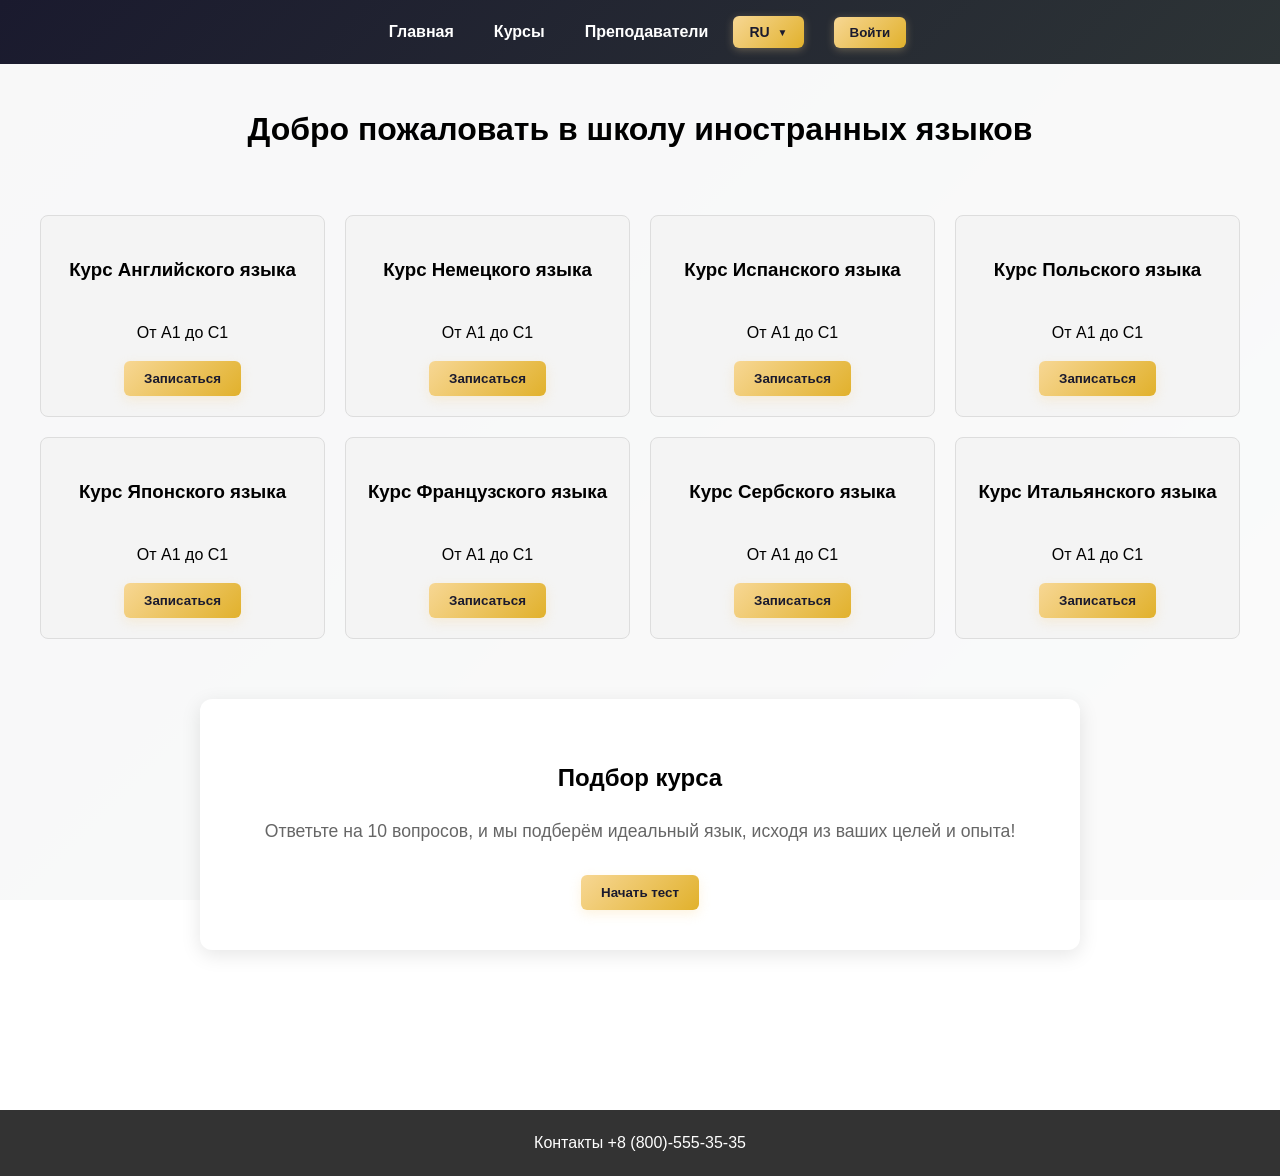
<file: index.html>
<!DOCTYPE html>
<html lang="ru">
<head>
    <meta charset="UTF-8">
    <title data-lang-key="main">Главная</title>
    <link rel="stylesheet" href="styles/style.css">
</head>
<body>
    <div class="page-content">
    <!-- подключение js с языками главной страницы -Бодя -->
    <script src="lang.js"></script>
    <script src="quiz.js" defer></script>
    <header>   
            <a href="index.html" data-lang-key="main">Главная</a>
            <a href="courses.html" data-lang-key="courses">Курсы</a>
            <a href="teachers.html" data-lang-key="teach">Преподаватели</a>
            
            <!-- Выпадающий список языков -->
            <div class="lang-dropdown" id="langDropdown">
                <button class="lang-dropdown-btn" onclick="toggleLangDropdown()">
                    <span id="currentLang">RU</span>
                </button>
                <div class="lang-dropdown-menu">
                    <button onclick="changeLanguage('ru')" class="lang-option active" data-lang="ru">Русский</button>
                    <button onclick="changeLanguage('en')" class="lang-option" data-lang="en">English</button>
                    <button onclick="changeLanguage('lv')" class="lang-option" data-lang="lv">Latviešu</button>
                </div>
            </div>
    </header>
    <!-- далее идёт добавление атрибута data-lang-key к каждому блоку и строке -Бодя -->
    <div>
        <h1 data-lang-key="title">Добро пожаловать в школу иностранных языков</h1>
    </div>
    <main>
        <div class="main-courses">  
            <div class="course">
                <h3 data-lang-key="eng">Курс Английского языка</h3>
                <p data-lang-key="level">От A1 до С1</p>
                <button class="course-button" data-lang-key="course_but">Записаться</button>
            </div>
            <div class="course">
                <h3 data-lang-key="ger">Курс Немецкого языка</h3>
                <p data-lang-key="level">От A1 до С1</p>
                <button class="course-button" data-lang-key="course_but">Записаться</button>
            </div>
            <div class="course">
                <h3 data-lang-key="spa">Курс Испанского языка</h3>
                <p data-lang-key="level">От A1 до С1</p>
                <button class="course-button" data-lang-key="course_but">Записаться</button>
            </div>
            <div class="course">
                <h3 data-lang-key="pol">Курс Польского языка</h3>
                <p data-lang-key="level">От A1 до С1</p>
                <button class="course-button" data-lang-key="course_but">Записаться</button>
            </div>
        </div>
        <div class="main-courses">
            <div class="course">
                <h3 data-lang-key="jap">Курс Японского языка</h3>
                <p data-lang-key="level">От A1 до С1</p>
                <button class="course-button" data-lang-key="course_but">Записаться</button>
            </div>
            <div class="course">
                <h3 data-lang-key="fra">Курс Французского языка</h3>
                <p data-lang-key="level">От A1 до С1</p>
                <button class="course-button" data-lang-key="course_but">Записаться</button>
            </div>
            <div class="course">
                <h3 data-lang-key="ser">Курс Сербского языка</h3>
                <p data-lang-key="level">От A1 до С1</p>
                <button class="course-button" data-lang-key="course_but">Записаться</button>
            </div>
            <div class="course">
                <h3 data-lang-key="ita">Курс Итальянского языка</h3>
                <p data-lang-key="level">От A1 до С1</p>
                <button class="course-button" data-lang-key="course_but">Записаться</button>
            </div>
        </div>

        <section id="quiz-section" class="quiz-container">
            <h2 data-lang-key="quiz_sec">Подбор курса</h2>
            <p class="quiz-subtitle" data-lang-key="main_quiz">Ответьте на 10 вопросов, и мы подберём идеальный язык, исходя из ваших целей и опыта!</p>

            <div id="quiz-start" class="quiz-screen active">
                <button id="start-quiz-btn" class="test-button" data-lang-key="begin">Начать тест</button>
            </div>

            <div id="quiz-content" class="quiz-screen">
                <div class="quiz-progress">
                <div class="progress-bar" id="progress-bar"></div>
                </div>
                <p class="question-counter">Вопрос <span id="current-q">1</span> из 10</p>
                <h3 id="question-text" class="question-text"></h3>
                <div id="options-container" class="options-grid"></div>
                <button id="next-btn" class="test-button" disabled>Далее</button>
            </div>

            <div id="quiz-result" class="quiz-screen">
                <h3>Ваш идеальный курс:</h3>
                <div id="result-card" class="result-card">
                <h2 id="result-lang"></h2>
                <p id="result-desc"></p>
                <button id="result-register-btn" class="course-button">Записаться на курс</button>
                </div>
                <button id="restart-quiz-btn" class="course-button" style="margin-top: 15px; background: #eee; color: #333;">Пройти заново</button>
            </div>
        </section>
    </main>
    
    </div>
    <footer data-lang-key="contact">
        Контакты +8 (800)-555-35-35
    </footer>
    <!-- Модальное окно авторизации/регистрации -->
    <div id="authModal" class="modal-overlay" onclick="handleModalClick(event)">
        <div class="modal-window">
            <button class="modal-close" onclick="closeAuthModal()">&times;</button>
            <h2 id="modalTitle">Вход</h2>
            
            <!-- Форма входа -->
            <form id="loginForm" class="auth-form" onsubmit="handleLogin(event)">
                <input type="email" id="loginEmail" placeholder="Email" required>
                <input type="password" id="loginPassword" placeholder="Пароль" required>
                <button type="submit" data-lang-key="log_in">Войти</button>
                <div id="errorMessage" class="error-message"></div>
                <div id="successMessage" class="success-message"></div>
            </form>
            
            <!-- Форма регистрации -->
            <form id="registerForm" class="auth-form" style="display: none;" onsubmit="handleRegister(event)">
                <input type="text" id="registerName" placeholder="Ваше имя" required>
                <input type="email" id="registerEmail" placeholder="Email" required>
                <input type="password" id="registerPassword" placeholder="Пароль (мин. 6 символов)" required>
                <input type="password" id="registerConfirmPassword" placeholder="Подтвердите пароль" required>
                <button type="submit" data-lang-key="reg">Зарегистрироваться</button>
                <div id="errorMessage" class="error-message"></div>
                <div id="successMessage" class="success-message"></div>
            </form>
            
            <!-- Информация о пользователе -->
            <div id="userInfo" class="user-info">
                <p><strong>Вы вошли как:</strong></p>
                <p id="userName"></p>
                <p id="userEmail" style="color: #666; font-size: 14px;"></p>
                <button class="logout-btn" onclick="handleLogout()" data-lang-key="log_out">Выйти</button>
            </div>
            
            <!-- Переключатель между входом и регистрацией -->
            <div class="auth-toggle" id="authToggle">
                <span id="toggleText" data-lang-key="no_acc">Нет аккаунта?</span>
                <a id="toggleLink" onclick="showRegister()" data-lang-key="reg">Зарегистрироваться</a>
            </div>
        </div>
    </div>
    
    <!-- Подключение скриптов авторизации -->
    <script src="auth.js"></script>
    <script src="modal.js"></script>
</body>
</html>
</file>
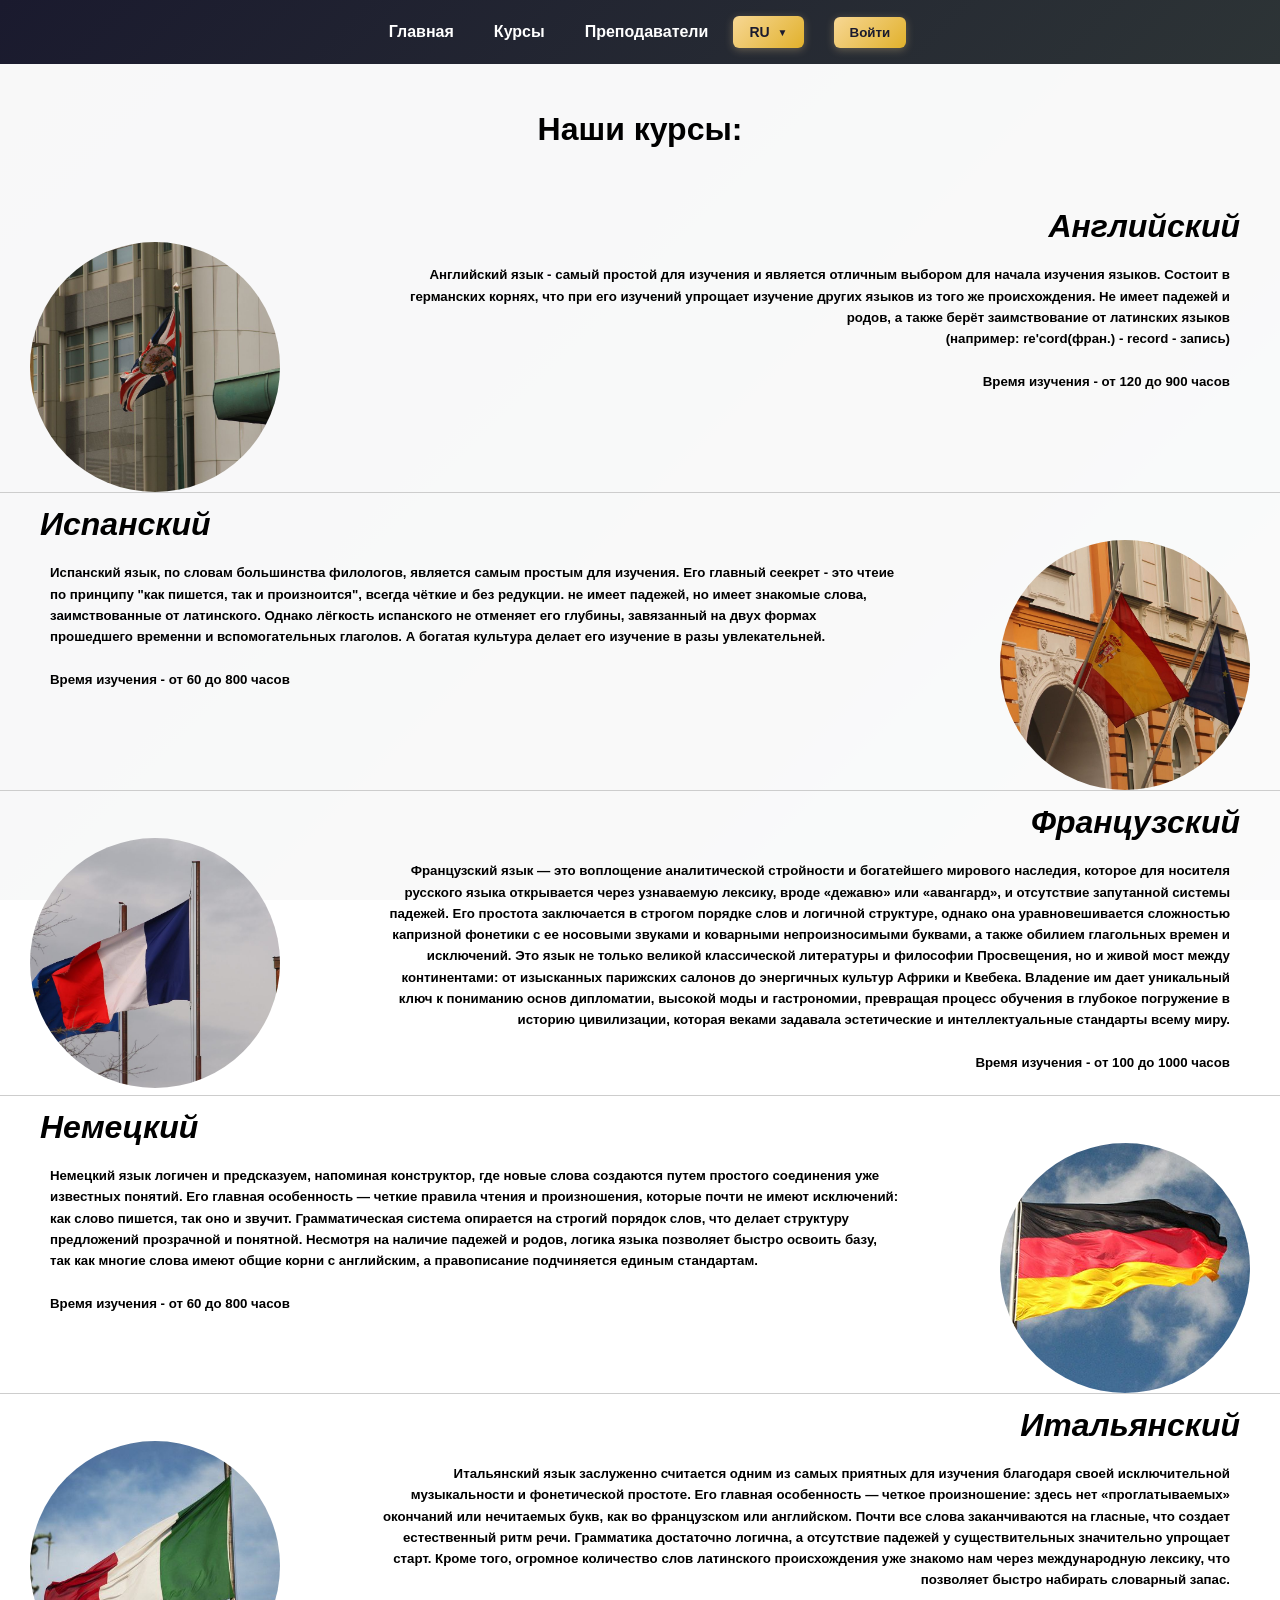
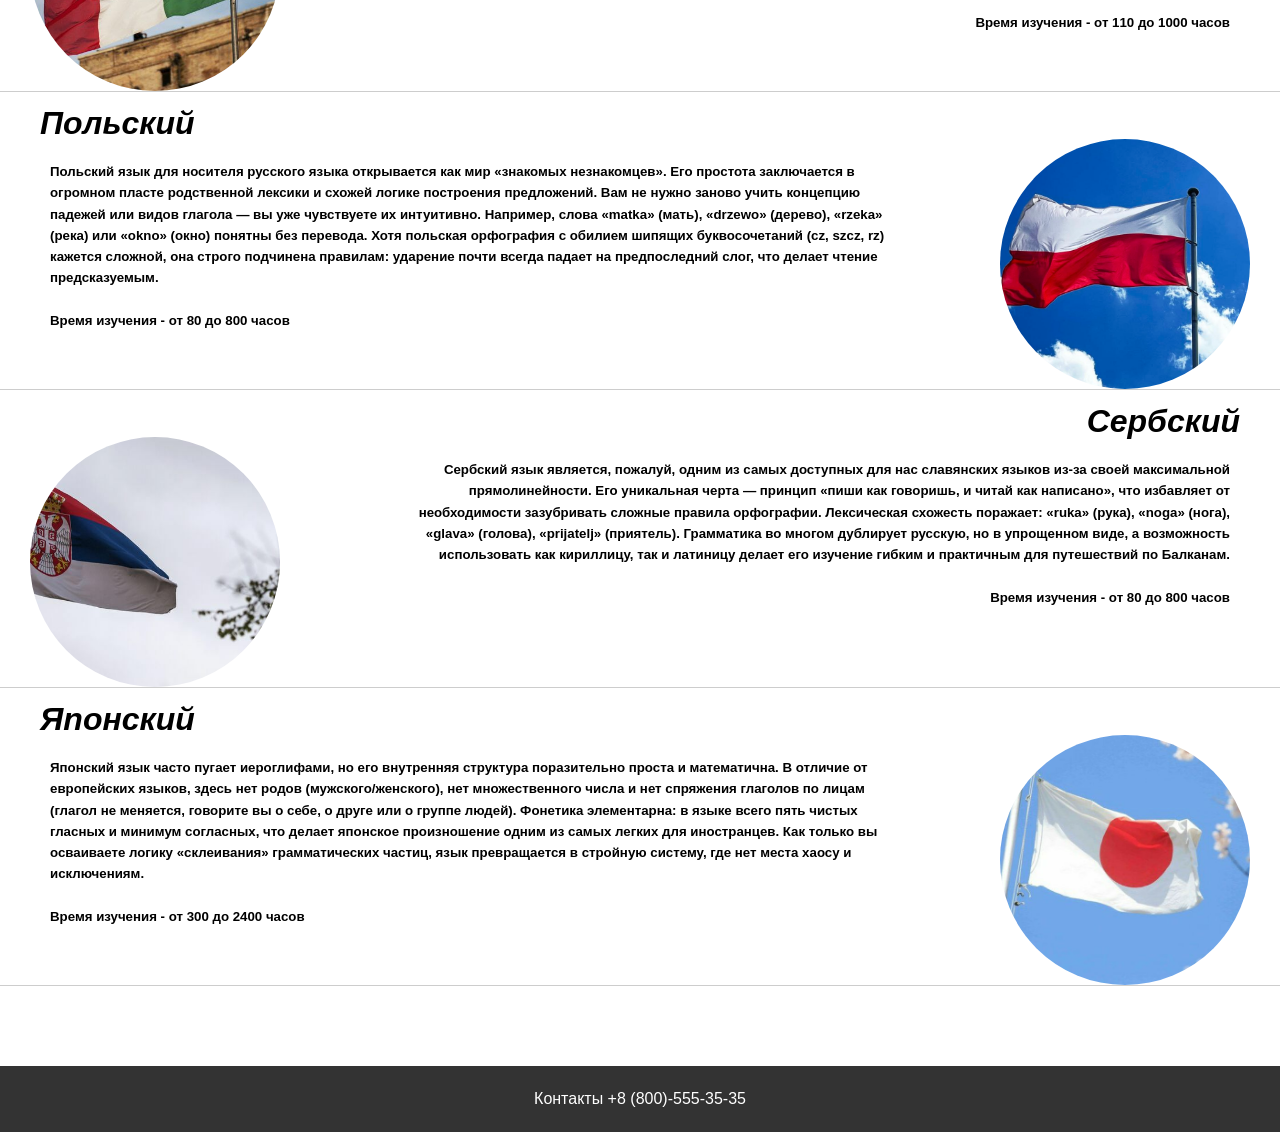
<file: courses.html>
<!DOCTYPE html>
<html lang="en">
<head>
    <meta charset="UTF-8">
    <title data-lang-key="courses">Курсы</title>
    <link rel="stylesheet" href="styles/style.css">
</head>
<body>
    <div class="page-content">
    <script src="lang.js"></script>
    <header>
            <a href="index.html" data-lang-key="main">Главная</a>
            <a href="courses.html" data-lang-key="courses">Курсы</a>
            <a href="teachers.html" data-lang-key="teach">Преподаватели</a>
            
            <!-- Выпадающий список языков -->
            <div class="lang-dropdown" id="langDropdown">
                <button class="lang-dropdown-btn" onclick="toggleLangDropdown()">
                    <span id="currentLang">RU</span>
                </button>
                <div class="lang-dropdown-menu">
                    <button onclick="changeLanguage('ru')" class="lang-option active" data-lang="ru">Русский</button>
                    <button onclick="changeLanguage('en')" class="lang-option" data-lang="en">English</button>
                    <button onclick="changeLanguage('lv')" class="lang-option" data-lang="lv">Latviešu</button>
                </div>
            </div>
    </header>
    <div class="mainCourse">
        <h1 data-lang-key="our_course">Наши курсы:</h1>

        <div class="course-lang">
            <p class="eng-para" data-lang-key="eng_c">Английский</p>
            <div class="r-img-flag">
                <img src="styles/britain-flag.jpg">
                <h5>Английский язык - самый простой для изучения и является отличным выбором для начала изучения языков. Состоит в германских корнях, что при его изучений упрощает изучение других языков из того же происхождения. Не имеет падежей и родов, а также берёт заимствование от латинских языков<br>(например: re'cord(фран.) - record - запись) 
                    <br><br>Время изучения - от 120 до 900 часов
                </h5>
            </div>
        </div>

        <div class="course-lang">
            <p class="span-para" data-lang-key="spa_c">Испанский</p>
            <div class="l-img-flag">
                <h5>Испанский язык, по словам большинства филологов, является самым простым для изучения. Его главный сеекрет - это чтеие по принципу "как пишется, так и произноится", всегда чёткие и без редукции. не имеет падежей, но имеет знакомые слова, заимствованные от латинского. Однако лёгкость испанского не отменяет его глубины, завязанный на двух формах прошедшего временни и вспомогательных глаголов. А богатая культура делает его изучение в разы увлекательней.
                    <br><br> Время изучения - от 60 до 800 часов 
                </h5>
                <img src="styles/spain-flag.jpg">
            </div>
        </div>

        <div class="course-lang">
            <p class="eng-para" data-lang-key="fra_c">Французский</p>
            <div class="r-img-flag">
                <img src="styles/french-flag.jpg">
                <h5>Французский язык — это воплощение аналитической стройности и богатейшего мирового наследия, которое для носителя русского языка открывается через узнаваемую лексику, вроде «дежавю» или «авангард», и отсутствие запутанной системы падежей. Его простота заключается в строгом порядке слов и логичной структуре, однако она уравновешивается сложностью капризной фонетики с ее носовыми звуками и коварными непроизносимыми буквами, а также обилием глагольных времен и исключений. Это язык не только великой классической литературы и философии Просвещения, но и живой мост между континентами: от изысканных парижских салонов до энергичных культур Африки и Квебека. Владение им дает уникальный ключ к пониманию основ дипломатии, высокой моды и гастрономии, превращая процесс обучения в глубокое погружение в историю цивилизации, которая веками задавала эстетические и интеллектуальные стандарты всему миру.
                    <br><br>Время изучения - от 100 до 1000 часов
                </h5>
            </div>
        </div>
<!-- добавленны фото и описание -Бодя -->
                <div class="course-lang">
            <p class="span-para" data-lang-key="ger_c">Немецкий</p>
            <div class="l-img-flag">
                <h5>Немецкий язык логичен и предсказуем, напоминая конструктор, где новые слова создаются путем простого соединения уже известных понятий. Его главная особенность — четкие правила чтения и произношения, которые почти не имеют исключений: как слово пишется, так оно и звучит. Грамматическая система опирается на строгий порядок слов, что делает структуру предложений прозрачной и понятной. Несмотря на наличие падежей и родов, логика языка позволяет быстро освоить базу, так как многие слова имеют общие корни с английским, а правописание подчиняется единым стандартам.
                    <br><br> Время изучения - от 60 до 800 часов 
                </h5>
                <img src="styles/german-flag.jpg">
            </div>
        </div>

        <div class="course-lang">
            <p class="eng-para" data-lang-key="ita_c">Итальянский</p>
            <div class="r-img-flag">
                <img src="styles/italian-flag.jpg">
                <h5>Итальянский язык заслуженно считается одним из самых приятных для изучения благодаря своей исключительной музыкальности и фонетической простоте. Его главная особенность — четкое произношение: здесь нет «проглатываемых» окончаний или нечитаемых букв, как во французском или английском. Почти все слова заканчиваются на гласные, что создает естественный ритм речи. Грамматика достаточно логична, а отсутствие падежей у существительных значительно упрощает старт. Кроме того, огромное количество слов латинского происхождения уже знакомо нам через международную лексику, что позволяет быстро набирать словарный запас.
                    <br><br>Время изучения - от 110 до 1000 часов
                </h5>
            </div>
        </div>
                </div>

                <div class="course-lang">
            <p class="span-para" data-lang-key="pol_c">Польский</p>
            <div class="l-img-flag">
                <h5>Польский язык для носителя русского языка открывается как мир «знакомых незнакомцев». Его простота заключается в огромном пласте родственной лексики и схожей логике построения предложений. Вам не нужно заново учить концепцию падежей или видов глагола — вы уже чувствуете их интуитивно. Например, слова «matka» (мать), «drzewo» (дерево), «rzeka» (река) или «okno» (окно) понятны без перевода. Хотя польская орфография с обилием шипящих буквосочетаний (cz, szcz, rz) кажется сложной, она строго подчинена правилам: ударение почти всегда падает на предпоследний слог, что делает чтение предсказуемым.
                    <br><br> Время изучения - от 80 до 800 часов 
                </h5>
                <img src="styles/polish-flag.jpg">
            </div>
        </div>

                <div class="course-lang">
            <p class="eng-para" data-lang-key="ser_c">Сербский</p>
            <div class="r-img-flag">
                <img src="styles/serbian-flag.jpg">
                <h5>Сербский язык является, пожалуй, одним из самых доступных для нас славянских языков из-за своей максимальной прямолинейности. Его уникальная черта — принцип «пиши как говоришь, и читай как написано», что избавляет от необходимости зазубривать сложные правила орфографии. Лексическая схожесть поражает: «ruka» (рука), «noga» (нога), «glava» (голова), «prijatelj» (приятель). Грамматика во многом дублирует русскую, но в упрощенном виде, а возможность использовать как кириллицу, так и латиницу делает его изучение гибким и практичным для путешествий по Балканам.
                    <br><br>Время изучения - от 80 до 800 часов
                </h5>
            </div>
        </div>

        <div class="course-lang">
            <p class="span-para" data-lang-key="jap_c">Японский</p>
            <div class="l-img-flag">
                <h5>Японский язык часто пугает иероглифами, но его внутренняя структура поразительно проста и математична. В отличие от европейских языков, здесь нет родов (мужского/женского), нет множественного числа и нет спряжения глаголов по лицам (глагол не меняется, говорите вы о себе, о друге или о группе людей). Фонетика элементарна: в языке всего пять чистых гласных и минимум согласных, что делает японское произношение одним из самых легких для иностранцев. Как только вы осваиваете логику «склеивания» грамматических частиц, язык превращается в стройную систему, где нет места хаосу и исключениям.
                    <br><br> Время изучения - от 300 до 2400 часов 
                </h5>
                <img src="styles/japan-flag.jpg">
            </div>
        </div>
    </div>

    <footer data-lang-key="contact">
        Контакты +8 (800)-555-35-35
    </footer>
    </div>
    
    <!-- Модальное окно авторизации/регистрации -->
    <div id="authModal" class="modal-overlay" onclick="handleModalClick(event)">
        <div class="modal-window">
            <button class="modal-close" onclick="closeAuthModal()">&times;</button>
            <h2 id="modalTitle">Вход</h2>
            
            <!-- Форма входа -->
            <form id="loginForm" class="auth-form" onsubmit="handleLogin(event)">
                <input type="email" id="loginEmail" placeholder="Email" required>
                <input type="password" id="loginPassword" placeholder="Пароль" required>
                <button type="submit" data-lang-key="log_in">Войти</button>
                <div id="errorMessage" class="error-message"></div>
                <div id="successMessage" class="success-message"></div>
            </form>
            
            <!-- Форма регистрации -->
            <form id="registerForm" class="auth-form" style="display: none;" onsubmit="handleRegister(event)">
                <input type="text" id="registerName" placeholder="Ваше имя" required>
                <input type="email" id="registerEmail" placeholder="Email" required>
                <input type="password" id="registerPassword" placeholder="Пароль (мин. 6 символов)" required>
                <input type="password" id="registerConfirmPassword" placeholder="Подтвердите пароль" required>
                <button type="submit" data-lang-key="reg">Зарегистрироваться</button>
                <div id="errorMessage" class="error-message"></div>
                <div id="successMessage" class="success-message"></div>
            </form>
            
            <!-- Информация о пользователе -->
            <div id="userInfo" class="user-info">
                <p><strong>Вы вошли как:</strong></p>
                <p id="userName"></p>
                <p id="userEmail" style="color: #666; font-size: 14px;"></p>
                <button class="logout-btn" onclick="handleLogout()">Выйти</button>
            </div>
            
            <!-- Переключатель между входом и регистрацией -->
            <div class="auth-toggle" id="authToggle">
                <span id="toggleText" data-lang-key="no_acc">Нет аккаунта?</span>
                <a id="toggleLink" onclick="showRegister()" data-lang-key="reg">Зарегистрироваться</a>
            </div>
        </div>
    </div>
    
    <!-- Подключение скриптов авторизации -->
    <script src="auth.js"></script>
    <script src="modal.js"></script>
</body>
</html>
</file>
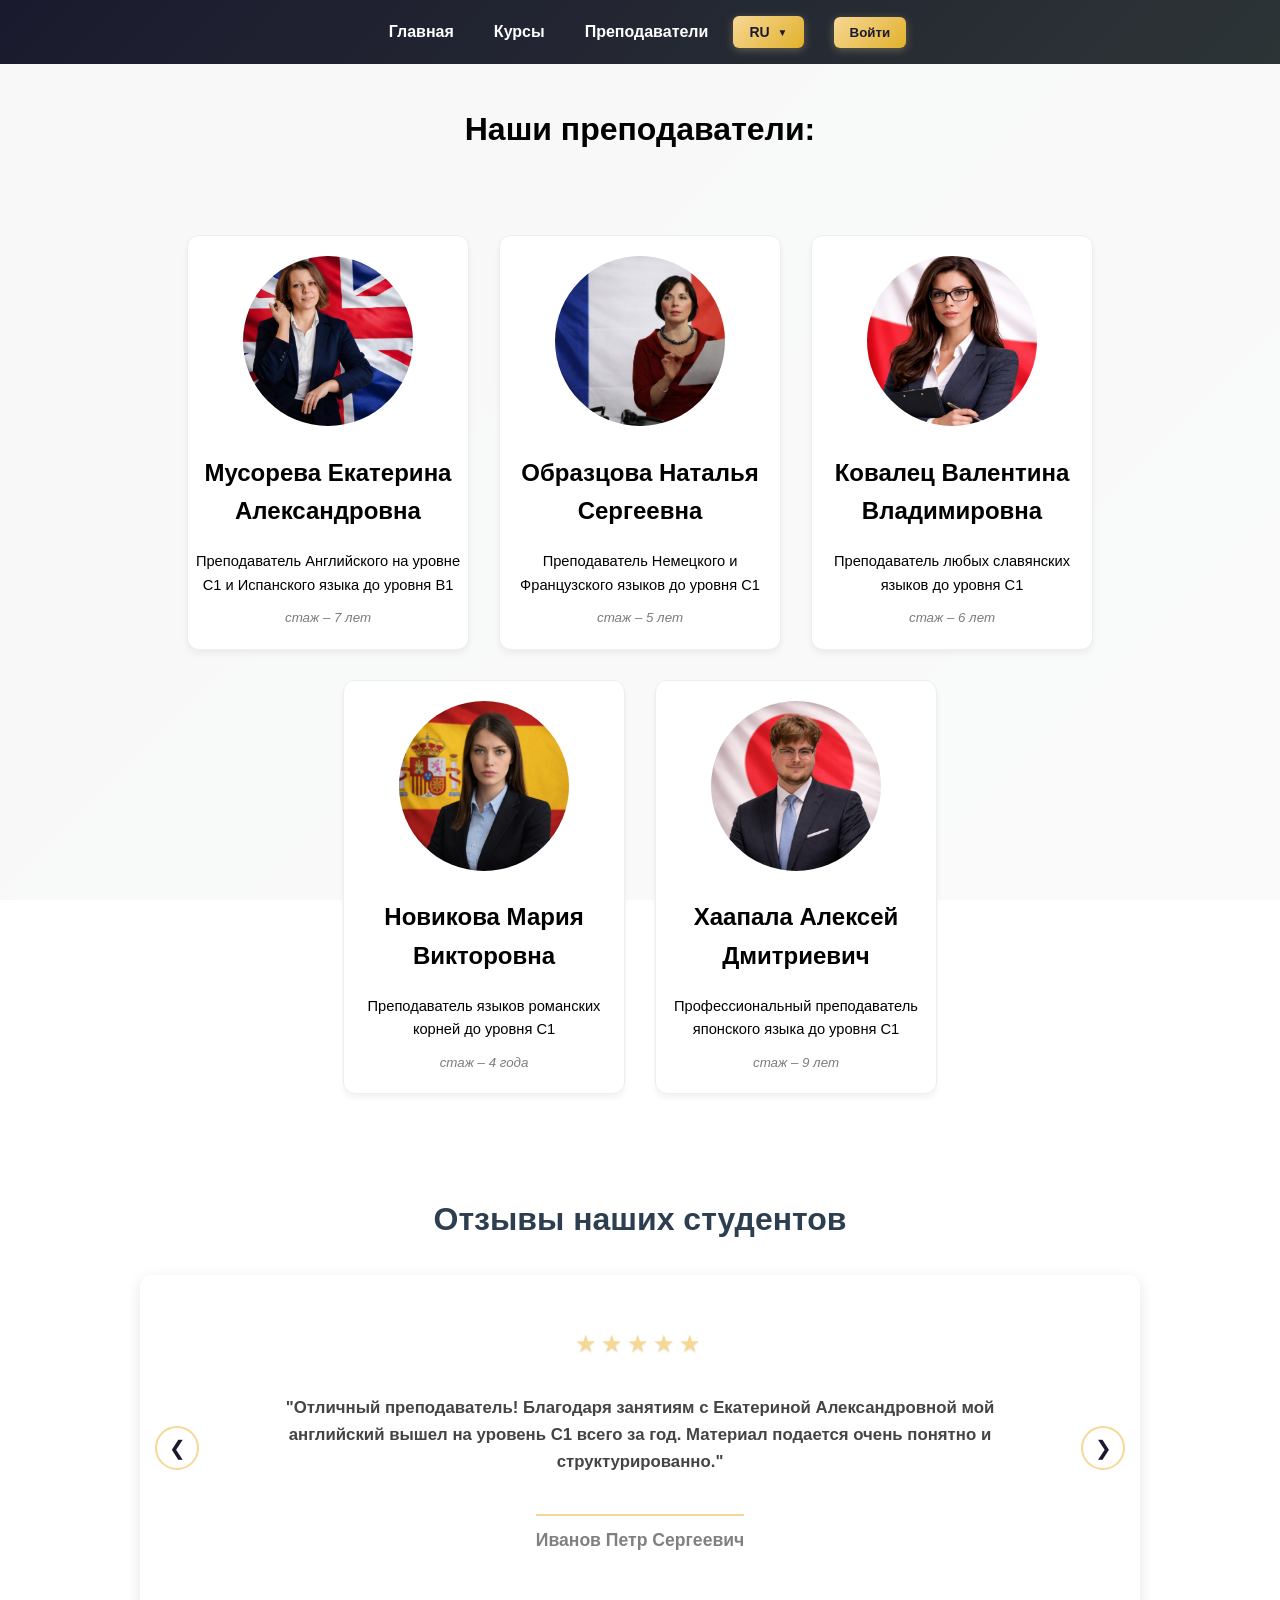
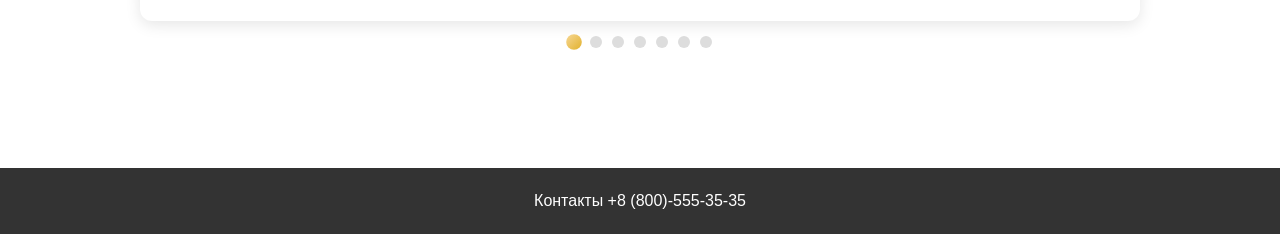
<file: teachers.html>
<!DOCTYPE html>
<html lang="en">
<head>
    <meta charset="UTF-8">
    <title data-lang-key="teach">Преподаватели</title>
    <link rel="stylesheet" href="styles/style.css">
</head>
<body>
    <div class="page-content">
    <script src="lang.js"></script>
    <script src="slider.js"></script>
    <header>
            <a href="index.html" data-lang-key="main">Главная</a>
            <a href="courses.html" data-lang-key="courses">Курсы</a>
            <a href="teachers.html" data-lang-key="teach">Преподаватели</a>
            
            <!-- Выпадающий список языков -->
            <div class="lang-dropdown" id="langDropdown">
                <button class="lang-dropdown-btn" onclick="toggleLangDropdown()">
                    <span id="currentLang">RU</span>
                </button>
                <div class="lang-dropdown-menu">
                    <button onclick="changeLanguage('ru')" class="lang-option active" data-lang="ru">Русский</button>
                    <button onclick="changeLanguage('en')" class="lang-option" data-lang="en">English</button>
                    <button onclick="changeLanguage('lv')" class="lang-option" data-lang="lv">Latviešu</button>
                </div>
            </div>
    </header>
    <div>
        <h1 data-lang-key="our_teach">Наши преподаватели:</h1>
    </div>
    <main>
        <div class="course-teachers">
            <!-- карточки с учителями -Бодя -->
           <div class="teacher">
                <div class="teacher-photo">    
                    <img src="styles/teach1.jpg">
                </div>
                <h2 data-lang-key="teach1">Musoreva Yekaterina Alexandrova</h2>
                <div class="bio" data-lang-key="bio1">
                    <span>Преподаватель Английского на уровне С1 и Испанского языка до уровня В1</span>
                </div>
                <div class="add-bio">
                    <span>стаж – 7 лет</span>
                </div>
            </div>

            <div class="teacher">
                <div class="teacher-photo">    
                    <img src="styles/teach2.jpg">
                </div>
                <h2 data-lang-key="teach2">Obrazcova Natalia Sergeevna</h2>
                <div class="bio">
                    <span class="bio" data-lang-key="bio2">Преподаватель Немецкого и Французского языков до уровня С1</span>
                </div>
                <div class="add-bio">
                    <span>стаж – 5 лет</span>
                </div>
            </div>

            <div class="teacher">
                <div class="teacher-photo">    
                    <img src="styles/teach3.png">
                </div>
                <h2 data-lang-key="teach3">Kovalec Valentina Vladimirovna</h2>
                <div class="bio">
                    <span class="bio" data-lang-key="bio3">Преподаватель любых славянских языков до уровня С1</span>
                </div>
                <div class="add-bio">
                    <span>стаж – 6 лет</span>
                </div>
            </div>
            
            <div class="teacher">
                <div class="teacher-photo">    
                    <img src="styles/teach4.png">
                </div>
                <h2 data-lang-key="teach4">Novak Maria Viktorovna</h2>
                <div class="bio">
                    <span class="bio" data-lang-key="bio4">Преподаватель языков романских корней до уровня С1</span>
                </div>
                <div class="add-bio">
                    <span>стаж – 4 года</span>
                </div>
            </div>
            <div class="teacher">
                <div class="teacher-photo">    
                    <img src="styles/teach5.png">
                </div>
                <h2 data-lang-key="teach5">Haapala Alexey Dmitrievich</h2>
                <div class="bio">
                    <span class="bio" data-lang-key="bio5">Профессиональный преподаватель японского языка до уровня С1</span>
                </div>
                <div class="add-bio">
                    <span>стаж – 9 лет</span>
                </div>
            </div>
    </main>
    
    <section class="reviews-section">
    <h2 data-lang-key="rate">Отзывы наших студентов</h2>
    <div class="slider-container">
        <button class="slider-btn prev-btn" aria-label="Предыдущий отзыв">&#10094;</button>
        <div class="slider-track">
            <!-- Отзыв 1 -->
            <div class="review-card">
                <div class="stars">★★★★★</div>
                <p class="review-text">"Отличный преподаватель! Благодаря занятиям с Екатериной Александровной мой английский вышел на уровень C1 всего за год. Материал подается очень понятно и структурированно."</p>
                <p class="review-author">Иванов Петр Сергеевич</p>
            </div>
            <!-- Отзыв 2 -->
            <div class="review-card">
                <div class="stars">★★★★☆</div>
                <p class="review-text">"Занимаюсь испанским у Натальи Сергеевны. Очень нравится атмосфера на уроках, много разговорной практики. Рекомендую всем, кто хочет быстро заговорить!"</p>
                <p class="review-author">Смирнова Анна Игоревна</p>
            </div>
            <!-- Отзыв 3 -->
            <div class="review-card">
                <div class="stars">★★★★★</div>
                <p class="review-text">"Vācu valodas skolotājs ir vienkārši brīnišķīgs. Personalizēta uzmanība, elastīgs grafiks un pastāvīgs atbalsts. Es nokārtoju B2 eksāmenu astoņos mēnešos."</p>
                <p class="review-author">Kuzņecovs Jānis Aleksejevič</p>
            </div>
            <!-- Отзыв 4 -->
            <div class="review-card">
                <div class="stars">★★★★★</div>
                <p class="review-text">"I studied Polish with Valentina Vladimirovna. She's a very professional and patient teacher. The grammar finally became clear, and my pronunciation improved dramatically."</p>
                <p class="review-author">Emily Parker</p>
            </div>
            <!-- Отзыв 5 -->
            <div class="review-card">
                <div class="stars">★★★★☆</div>
                <p class="review-text">"Японский язык казался невозможным, но Алексей Дмитриевич разложил всё по полочкам. Теперь свободно читаю мангу и смотрю аниме без субтитров. Спасибо!"</p>
                <p class="review-author">Морозов Илья Викторович</p>
            </div>
            <!-- Отзыв 6 -->
            <div class="review-card">
                <div class="stars">★★★★★</div>
                <p class="review-text">"Проходила курс славянских языков. Преподаватель знает своё дело на все 100%. Удобный формат онлайн, интересные задания и мотивирующая подача материала."</p>
                <p class="review-author">Лебедева Ольга Николаевна</p>
            </div>
            <!-- Отзыв 7 -->
            <div class="review-card">
                <div class="stars">★★★★☆</div>
                <p class="review-text">"Занимался романскими языками. Очень доволен прогрессом! Уроки проходят в дружелюбной обстановке, много практики и полезных лайфхаков для запоминания."</p>
                <p class="review-author">Соколов Максим Андреевич</p>
            </div>
        </div>
        <button class="slider-btn next-btn" aria-label="Следующий отзыв">&#10095;</button>
    </div>
    <div class="slider-dots"></div>
    </section>


    </div>
    
    <footer data-lang-key="contact">
        Контакты +8 (800)-555-35-35
    </footer>
    
    <!-- Модальное окно авторизации/регистрации -->
    <div id="authModal" class="modal-overlay" onclick="handleModalClick(event)">
        <div class="modal-window">
            <button class="modal-close" onclick="closeAuthModal()">&times;</button>
            <h2 id="modalTitle">Вход</h2>
            
            <!-- Форма входа -->
            <form id="loginForm" class="auth-form" onsubmit="handleLogin(event)">
                <input type="email" id="loginEmail" placeholder="Email" required>
                <input type="password" id="loginPassword" placeholder="Пароль" required>
                <button type="submit" data-lang-key="log_in">Войти</button>
                <div id="errorMessage" class="error-message"></div>
                <div id="successMessage" class="success-message"></div>
            </form>
            
            <!-- Форма регистрации -->
            <form id="registerForm" class="auth-form" style="display: none;" onsubmit="handleRegister(event)">
                <input type="text" id="registerName" placeholder="Ваше имя" required>
                <input type="email" id="registerEmail" placeholder="Email" required>
                <input type="password" id="registerPassword" placeholder="Пароль (мин. 6 символов)" required>
                <input type="password" id="registerConfirmPassword" placeholder="Подтвердите пароль" required>
                <button type="submit" data-lang-key="reg">Зарегистрироваться</button>
                <div id="errorMessage" class="error-message"></div>
                <div id="successMessage" class="success-message"></div>
            </form>
            
            <!-- Информация о пользователе -->
            <div id="userInfo" class="user-info">
                <p><strong>Вы вошли как:</strong></p>
                <p id="userName"></p>
                <p id="userEmail" style="color: #666; font-size: 14px;"></p>
                <button class="logout-btn" onclick="handleLogout()">Выйти</button>
            </div>
            
            <!-- Переключатель между входом и регистрацией -->
            <div class="auth-toggle" id="authToggle">
                <span id="toggleText" data-lang-key="no_acc">Нет аккаунта?</span>
                <a id="toggleLink" onclick="showRegister()" data-lang-key="reg">Зарегистрироваться</a>
            </div>
        </div>
    </div>
    
    <!-- Подключение скриптов авторизации -->
    <script src="auth.js"></script>
    <script src="modal.js"></script>
</body>
</html>
</file>
<file: styles/style.css>
/* Базовые настройки */
body {
  font-family: "Segoe UI", Tahoma, Geneva, Verdana, sans-serif;
  margin: 0;
  line-height: 1.6;
  min-height: 100vh;
  /* Деловой градиент на фон всей страницы - сочетание с белым, серым и желтым */
  background: linear-gradient(135deg, #1a1a2e 0%, #2d3436 50%, #636e72 100%);
  background-attachment: fixed;
  background-size: cover;
  display: flex;
  flex-direction: column;
}

/* Контейнер для контента поверх градиента */
.page-content {
  background: rgba(255, 255, 255, 0.97);
  flex: 1;
  padding-bottom: 80px;
  box-shadow: 0 0 50px rgba(0, 0, 0, 0.3);
}

/* Шапка */
header {
  background: linear-gradient(135deg, #1a1a2e 0%, #2d3436 100%);
  padding: 1rem;
  text-align: center;
  display: flex;
  justify-content: center;
  align-items: center;
  flex-wrap: wrap;
  gap: 10px;
}

header a {
  color: white;
  text-decoration: none;
  margin: 0 15px;
  font-weight: bold;
  transition: color 0.3s ease;
}

header a:hover {
  color: #f7d794; /* Золотисто-желтый цвет при наведении */
}

/* Контейнер для языкового селектора */
.lang-selector-container {
  position: relative;
  margin-left: 20px;
}

/* Стиль для выпадающего списка языков */
.lang-dropdown {
  position: relative;
  display: inline-block;
}

.lang-dropdown-btn {
  background: linear-gradient(135deg, #f7d794 0%, #e1b12c 100%);
  color: #1a1a2e;
  border: none;
  padding: 8px 16px;
  border-radius: 6px;
  cursor: pointer;
  font-weight: bold;
  font-size: 14px;
  transition: all 0.3s ease;
  display: flex;
  align-items: center;
  gap: 8px;
  box-shadow: 0 2px 8px rgba(247, 215, 148, 0.3);
}

.lang-dropdown-btn:hover {
  background: linear-gradient(135deg, #e1b12c 0%, #f7d794 100%);
  transform: translateY(-2px);
  box-shadow: 0 4px 12px rgba(247, 215, 148, 0.5);
}

.lang-dropdown-btn::after {
  content: '▼';
  font-size: 10px;
  transition: transform 0.3s ease;
}

.lang-dropdown.active .lang-dropdown-btn::after {
  transform: rotate(180deg);
}

.lang-dropdown-menu {
  display: none;
  position: absolute;
  top: 100%;
  right: 0;
  background: white;
  min-width: 120px;
  box-shadow: 0 8px 20px rgba(0, 0, 0, 0.2);
  border-radius: 8px;
  overflow: hidden;
  z-index: 100;
  margin-top: 5px;
}

.lang-dropdown.active .lang-dropdown-menu {
  display: block;
  animation: slideDown 0.3s ease;
}

@keyframes slideDown {
  from {
    opacity: 0;
    transform: translateY(-10px);
  }
  to {
    opacity: 1;
    transform: translateY(0);
  }
}

.lang-dropdown-menu button {
  display: block;
  width: 100%;
  padding: 12px 16px;
  background: none;
  border: none;
  text-align: left;
  cursor: pointer;
  font-size: 14px;
  color: #2c3e50;
  transition: background 0.2s ease;
  border-bottom: 1px solid #f0f0f0;
}

.lang-dropdown-menu button:last-child {
  border-bottom: none;
}

.lang-dropdown-menu button:hover {
  background: linear-gradient(135deg, #f7d794 0%, #ffeaa7 100%);
  color: #1a1a2e;
}

.lang-dropdown-menu button.active {
  background: linear-gradient(135deg, #1a1a2e 0%, #2d3436 100%);
  color: white;
}

/* Заголовок */
h1 {
  text-align: center;
  margin: 40px 0;
}

/* Сетка курсов */
main {
  max-width: 1200px;
  margin: 0 auto;
  padding: 20px;
}

.main-courses {
  display: grid;
  /* repeat(auto-fit...) — это круто, но добавим управление высотой строк */
  grid-template-columns: repeat(auto-fit, minmax(250px, 1fr)); 
  grid-auto-rows: 1fr; /* Это заставит все карточки в ряду быть одной высоты */
  gap: 20px;
  margin-bottom: 20px;
}

.course {
  background: #f4f4f4;
  border: 1px solid #ddd;
  border-radius: 8px;
  padding: 20px;
  text-align: center;
  transition: transform 0.2s;
  display: flex;
  flex-direction: column;
}

.course:hover {
  transform: translateY(-5px);
  box-shadow: 0 5px 15px rgba(0, 0, 0, 0.1);
}

/* класс кнопок смены языка(не используется) -Бодя*/

/* .langs {
  text-align: right;
} */

/* Футер */
footer {
  background: #333;
  color: white;
  text-align: center;
  padding: 20px;
  margin-top: 0; 
}

/* Контейнер для всех учителей */
.course-teachers {
  display: flex;
  flex-wrap: wrap; /* Чтобы карточки переносились на новую строку */
  justify-content: center;
  gap: 30px;
  padding: 20px;
}

/* Сама карточка */
.teacher {
  background: #fff;
  border: 1px solid #eee;
  border-radius: 12px;
  width: 280px;
  overflow: hidden; /* Чтобы скруглить углы у картинки внутри */
  box-shadow: 0 4px 6px rgba(0, 0, 0, 0.05);
  text-align: center;
  transition: 0.3s;
}

.teacher:hover {
  box-shadow: 0 10px 20px rgba(0, 0, 0, 0.1);
}

/* использовался такой атрибут для фотографии преподавателей -Бодя */
.teacher-photo img {
  width: 170px;
  height: 170px;
  margin-top: 20px;
  border-radius: 50%;
  object-fit: cover;
}

.teacher-info {
  padding: 15px;
}

.specialty {
  color: #007bff;
  font-weight: bold;
  margin: 5px 0;
}
/* описание преподавателя -Бодя */
.bio {
  margin-bottom: 10px;
  font-size: 11pt;
}

/* доп. информация(стаж) -Бодя */
.add-bio{
  color: #7c7c7c;
  font-size: 10pt;
  font-style: italic;
  margin-bottom: 20px;
}
.btn-contact {
  background-color: #333;
  color: white;
  border: none;
  padding: 10px 20px;
  border-radius: 5px;
  cursor: pointer;
  margin-top: 10px;
  background-color: #ffffff;
}

.btn-contact:hover {
  background-color: #555;
}

.course-button {
  margin-top: auto;
  align-self: center; 
  display: inline-block; 
  padding: 10px 20px;
  background: linear-gradient(135deg, #f7d794 0%, #e1b12c 100%);
  color: #1a1a2e;
  border: none;
  border-radius: 6px;
  font-weight: bold;
  cursor: pointer;
  box-shadow: 0 4px 12px rgba(247, 215, 148, 0.3);
  transition: all 0.3s ease;
}

.course-button:hover {
  background: linear-gradient(135deg, #e1b12c 0%, #f7d794 100%);
  transform: translateY(-2px);
  box-shadow: 0 6px 16px rgba(247, 215, 148, 0.5);
}

.r-img-flag img{
  width: 250px;
  height: 250px;
  border-radius: 200px;
  object-fit: cover;
}

.l-img-flag img{
  width: 250px;
  height: 250px;
  border-radius: 200px;
  object-fit: cover;
}


.eng-para{
  font: italic normal bold 32px/1 "Roboto", sans-serif;
  text-align: right;
  padding-right: 40px;
  margin: 0;
}

.r-img-flag {
  display:flex;
  padding-left: 30px;
}

.l-img-flag {
  display: flex;
  justify-content: flex-end;
  padding-right: 30px;
}

.r-img-flag h5{
  padding: 0px 50px 0px 100px;
  text-align: right;
  
}

.l-img-flag h5{
  padding: 0px 100px 0px 50px;
  text-align: left;
}

.span-para{  
  font: italic normal bold 32px/1 "Roboto", sans-serif;
  text-align: left;
  padding-left: 40px;
  margin: 0;
}

.course-lang{
  padding: bottom 15px;
  padding-top: 15px;
  border-bottom: 1px solid #cdcdcd;
  transform: scale(1);
  transition: 0.5s;
}
/* модальное окно */
.modal-overlay {
  display: none;
  position: fixed;
  top: 0;
  left: 0;
  width: 100%;
  height: 100%;
  background: rgba(0, 0, 0, 0.6);
  z-index: 1000;
  justify-content: center;
  align-items: center;
}

.modal-overlay.active {
  display: flex;
}

.modal-window {
  background: white;
  padding: 40px;
  border-radius: 12px;
  box-shadow: 0 10px 30px rgba(0, 0, 0, 0.3);
  max-width: 400px;
  width: 90%;
  position: relative;
}

.modal-close {
  position: absolute;
  top: 15px;
  right: 15px;
  background: none;
  border: none;
  font-size: 24px;
  cursor: pointer;
  color: #666;
}

.modal-close:hover {
  color: #333;
}

.modal-window h2 {
  margin-top: 0;
  text-align: center;
  color: #333;
}

.auth-form {
  display: flex;
  flex-direction: column;
  gap: 15px;
}

.auth-form input {
  padding: 12px 15px;
  border: 1px solid #ddd;
  border-radius: 6px;
  font-size: 14px;
}

.auth-form input:focus {
  outline: none;
  border-color: #1a1a2e;
  box-shadow: 0 0 0 2px rgba(26, 26, 46, 0.2);
}

.auth-form button {
  background: linear-gradient(135deg, #1a1a2e 0%, #2d3436 100%);
  color: white;
  border: none;
  padding: 12px;
  border-radius: 6px;
  font-size: 16px;
  font-weight: bold;
  cursor: pointer;
  transition: transform 0.2s, box-shadow 0.2s;
}

.auth-form button:hover {
  transform: translateY(-2px);
  box-shadow: 0 5px 15px rgba(26, 26, 46, 0.4);
}

.auth-toggle {
  text-align: center;
  margin-top: 15px;
  color: #666;
}

.auth-toggle a {
  color: #2c3e50;
  text-decoration: none;
  font-weight: bold;
  cursor: pointer;
}

.auth-toggle a:hover {
  text-decoration: underline;
  color: #e1b12c;
}

.user-info {
  display: none;
  text-align: center;
  padding: 20px;
}

.user-info.active {
  display: block;
}

.user-info p {
  margin: 10px 0;
  color: #333;
}

.logout-btn {
  background: #e74c3c;
  color: white;
  border: none;
  padding: 10px 20px;
  border-radius: 6px;
  cursor: pointer;
  margin-top: 10px;
}

.logout-btn:hover {
  background: #c0392b;
}

/* Кнопка авторизации в шапке */
#headerAuthBtn {
  margin-left: 20px;
  padding: 8px 16px;
  background: linear-gradient(135deg, #f7d794 0%, #e1b12c 100%);
  color: #1a1a2e;
  border: none;
  border-radius: 6px;
  cursor: pointer;
  font-weight: bold;
  transition: all 0.3s ease;
  box-shadow: 0 2px 8px rgba(247, 215, 148, 0.3);
}

#headerAuthBtn:hover {
  background: linear-gradient(135deg, #e1b12c 0%, #f7d794 100%);
  transform: translateY(-2px);
  box-shadow: 0 4px 12px rgba(247, 215, 148, 0.5);
}

.error-message {
  color: #e74c3c;
  font-size: 13px;
  text-align: center;
  display: none;
}

.error-message.visible {
  display: block;
}

.success-message {
  color: #27ae60;
  font-size: 13px;
  text-align: center;
  display: none;
}

.course-lang:hover{
  border-bottom: 1px solid white;
  transform: scale(0.97);
}

/* --- Слайдер отзывов --- */
.reviews-section {
    max-width: 1000px;
    margin: 60px auto 40px;
    padding: 0 20px;
    text-align: center;
}

.reviews-section h2 {
    margin-bottom: 30px;
    color: #2c3e50;
    font-size: 2rem;
}

.slider-container {
    position: relative;
    overflow: hidden;
    border-radius: 12px;
    background: #fff;
    box-shadow: 0 4px 15px rgba(0,0,0,0.1);
    padding: 10px 0;
}

.slider-track {
    display: flex;
    transition: transform 0.4s cubic-bezier(0.25, 1, 0.5, 1);
}

.review-card {
    min-width: 100%;
    padding: 40px 30px;
    box-sizing: border-box;
    display: flex;
    flex-direction: column;
    align-items: center;
}

.review-card .stars {
    color: #f7d794;
    font-size: 24px;
    letter-spacing: 4px;
    margin-bottom: 15px;
    text-shadow: 0 1px 2px rgba(0,0,0,0.1);
}

.review-card .review-text {
    font-weight: bold;
    color: #444;
    font-size: 1.05rem;
    line-height: 1.6;
    margin-bottom: 20px;
    max-width: 80%;
}

.review-card .review-author {
    font-weight: bold;
    color: #808080;
    font-size: 1.1rem;
    border-top: 2px solid #f7d794;
    padding-top: 10px;
    width: fit-content;
}

.slider-btn {
    position: absolute;
    top: 50%;
    transform: translateY(-50%);
    background: rgba(255,255,255,0.95);
    border: 2px solid #f7d794;
    width: 44px;
    height: 44px;
    border-radius: 50%;
    cursor: pointer;
    font-size: 20px;
    color: #1a1a2e;
    z-index: 10;
    transition: all 0.3s ease;
    display: flex;
    align-items: center;
    justify-content: center;
}

.slider-btn:hover {
    background: linear-gradient(135deg, #f7d794 0%, #e1b12c 100%);
    color: #1a1a2e;
    border-color: transparent;
    transform: translateY(-50%) scale(1.1);
}
.prev-btn { 

    left: 15px; 

}
.next-btn { 
    right: 15px; 
}

.slider-dots {
    display: flex;
    justify-content: center;
    gap: 10px;
    margin-top: 15px;
}
.dot {
    width: 12px;
    height: 12px;
    background: #ddd;
    border-radius: 50%;
    cursor: pointer;
    transition: all 0.3s ease;
}
.dot:hover { 
    background: #b0b0b0; 
}

.dot.active { 
    background: linear-gradient(135deg, #f7d794 0%, #e1b12c 100%);
    transform: scale(1.3);
}

/* --- Стили для теста подбора курса --- */
.quiz-container {
  max-width: 800px;
  margin: 60px auto;
  background: #fff;
  border-radius: 12px;
  padding: 40px;
  box-shadow: 0 5px 20px rgba(0,0,0,0.1);
  text-align: center;
}
.quiz-subtitle { color: #666; margin-bottom: 30px; font-size: 1.1rem; }
.quiz-screen { display: none; }
.quiz-screen.active { display: block; animation: fadeInQuiz 0.4s ease; }
@keyframes fadeInQuiz { 
  from { opacity: 0; transform: translateY(10px); } 
  to { opacity: 1; transform: translateY(0); } 
}
.quiz-progress { 
  width: 100%; background: #eee; height: 8px; 
  border-radius: 4px; margin-bottom: 20px; overflow: hidden; 
}
.progress-bar { 
  height: 100%; background: linear-gradient(135deg, #f7d794 0%, #e1b12c 100%); 
  width: 0%; transition: width 0.3s ease; 
}
.question-counter { color: #888; font-size: 14px; margin-bottom: 10px; }
.question-text { font-size: 1.3rem; margin-bottom: 25px; color: #2c3e50; }
.options-grid { 
  display: grid; grid-template-columns: 1fr 1fr; gap: 15px; margin-bottom: 25px; 
}
.option-btn {
  padding: 15px;
  background: #f8f9fa;
  border: 2px solid #e0e0e0;
  border-radius: 8px;
  cursor: pointer;
  transition: all 0.2s ease;
  font-size: 15px;
  color: #333;
  text-align: left;
}
.option-btn:hover { border-color: #f7d794; background: #fffdf5; }
.option-btn.selected { 
  border-color: #e1b12c; 
  background: linear-gradient(135deg, #f7d794 0%, #ffeaa7 100%); 
  color: #1a1a2e; font-weight: bold; 
}
#next-btn { margin-top: 10px; opacity: 0.5; cursor: not-allowed; }
#next-btn:not([disabled]) { opacity: 1; cursor: pointer; }
.result-card {
  background: linear-gradient(135deg, #1a1a2e 0%, #2d3436 100%);
  color: white;
  padding: 30px;
  border-radius: 12px;
  margin-top: 20px;
}
.result-card h2 { margin: 0 0 10px; font-size: 2rem; color: #f7d794; }
.result-card p { font-size: 1.1rem; line-height: 1.6; margin-bottom: 20px; }
@media (max-width: 600px) { .options-grid { grid-template-columns: 1fr; } }

.test-button {
  margin-top: auto;
  align-self: center; 
  display: inline-block; 
  padding: 10px 20px;
  background: linear-gradient(135deg, #f7d794 0%, #e1b12c 100%);
  color: #1a1a2e;
  border: none;
  border-radius: 6px;
  font-weight: bold;
  cursor: pointer;
  box-shadow: 0 4px 12px rgba(247, 215, 148, 0.3);
  transition: all 0.3s ease;
}
</file>
